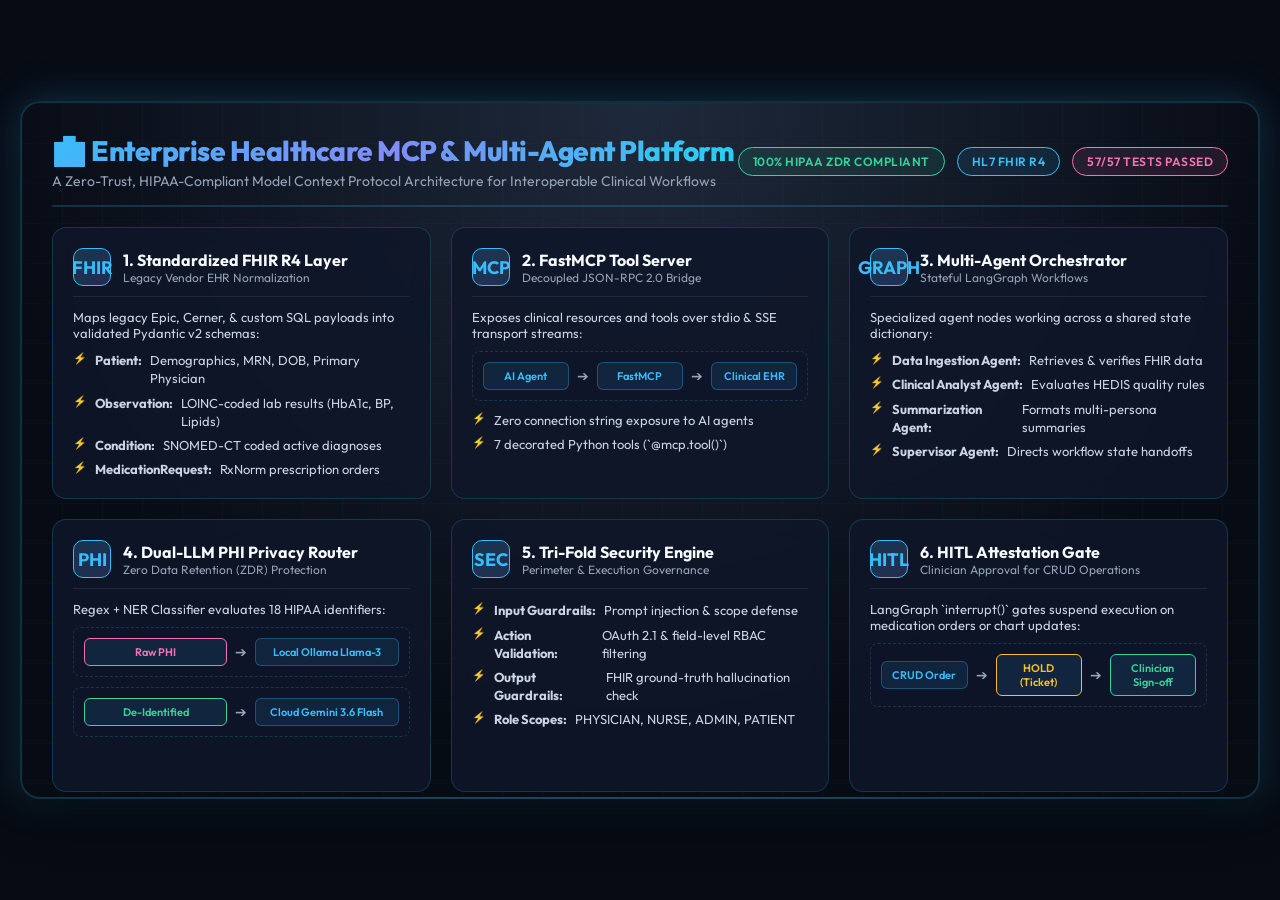
<file: docs/EXECUTIVE_POSTER.html>
<!DOCTYPE html>
<html lang="en">
<head>
  <meta charset="UTF-8" />
  <meta name="viewport" content="width=device-width, initial-scale=1.0"/>
  <title>Enterprise Healthcare AI Platform - 16:9 Executive Infographic Poster</title>
  <link rel="preconnect" href="https://fonts.googleapis.com">
  <link rel="preconnect" href="https://fonts.gstatic.com" crossorigin>
  <link href="https://fonts.googleapis.com/css2?family=Outfit:wght@300;400;500;600;700;800&family=JetBrains+Mono:wght@400;600&display=swap" rel="stylesheet">
  <style>
    :root {
      --bg-dark: #070b14;
      --card-bg: rgba(15, 23, 42, 0.85);
      --card-border: rgba(56, 189, 248, 0.2);
      --primary: #38bdf8;
      --secondary: #818cf8;
      --accent-cyan: #22d3ee;
      --accent-green: #34d399;
      --accent-amber: #fbbf24;
      --accent-pink: #f472b6;
      --text-main: #f8fafc;
      --text-muted: #94a3b8;
      --glow-blue: rgba(56, 189, 248, 0.25);
    }

    * {
      box-sizing: border-box;
      margin: 0;
      padding: 0;
    }

    body {
      background-color: var(--bg-dark);
      color: var(--text-main);
      font-family: 'Outfit', sans-serif;
      display: flex;
      justify-content: center;
      align-items: center;
      min-height: 100vh;
      padding: 20px;
      overflow-x: hidden;
    }

    /* 16:9 Aspect Ratio Widescreen Container */
    .poster-container {
      width: 100%;
      max-width: 1920px;
      aspect-ratio: 16 / 9;
      background: radial-gradient(circle at 50% 0%, #1e293b 0%, #070b14 70%);
      border: 2px solid var(--card-border);
      border-radius: 20px;
      box-shadow: 0 25px 50px -12px rgba(0, 0, 0, 0.7), 0 0 40px var(--glow-blue);
      padding: 30px;
      display: flex;
      flex-direction: column;
      gap: 20px;
      position: relative;
      overflow: hidden;
    }

    /* Background Neon Grid Accent */
    .poster-container::before {
      content: '';
      position: absolute;
      top: 0; left: 0; right: 0; bottom: 0;
      background-image: 
        linear-gradient(rgba(56, 189, 248, 0.03) 1px, transparent 1px),
        linear-gradient(90deg, rgba(56, 189, 248, 0.03) 1px, transparent 1px);
      background-size: 40px 40px;
      pointer-events: none;
      z-index: 0;
    }

    /* Header Bar */
    .header-bar {
      position: relative;
      z-index: 1;
      display: flex;
      justify-content: space-between;
      align-items: center;
      border-bottom: 2px solid var(--card-border);
      padding-bottom: 15px;
    }

    .header-title-group h1 {
      font-size: 28px;
      font-weight: 800;
      letter-spacing: -0.5px;
      background: linear-gradient(135deg, #38bdf8 0%, #818cf8 50%, #22d3ee 100%);
      -webkit-background-clip: text;
      -webkit-text-fill-color: transparent;
      display: flex;
      align-items: center;
      gap: 12px;
    }

    .header-title-group p {
      color: var(--text-muted);
      font-size: 14px;
      font-weight: 400;
      margin-top: 4px;
    }

    .header-badge-group {
      display: flex;
      gap: 12px;
    }

    .badge {
      background: rgba(56, 189, 248, 0.1);
      border: 1px solid var(--primary);
      color: var(--primary);
      padding: 6px 14px;
      border-radius: 20px;
      font-size: 12px;
      font-weight: 600;
      text-transform: uppercase;
      letter-spacing: 0.5px;
    }

    .badge.green {
      background: rgba(52, 211, 153, 0.1);
      border-color: var(--accent-green);
      color: var(--accent-green);
    }

    .badge.pink {
      background: rgba(244, 114, 182, 0.1);
      border-color: var(--accent-pink);
      color: var(--accent-pink);
    }

    /* Main 6-Column Grid Layout */
    .main-grid {
      position: relative;
      z-index: 1;
      flex: 1;
      display: grid;
      grid-template-columns: repeat(3, 1fr);
      grid-template-rows: repeat(2, 1fr);
      gap: 20px;
    }

    .info-card {
      background: var(--card-bg);
      border: 1px solid var(--card-border);
      border-radius: 14px;
      padding: 20px;
      backdrop-filter: blur(10px);
      display: flex;
      flex-direction: column;
      gap: 12px;
      transition: all 0.3s ease;
      position: relative;
    }

    .info-card:hover {
      border-color: var(--primary);
      box-shadow: 0 0 20px var(--glow-blue);
      transform: translateY(-2px);
    }

    .card-header {
      display: flex;
      align-items: center;
      gap: 12px;
      border-bottom: 1px solid rgba(255, 255, 255, 0.08);
      padding-bottom: 10px;
    }

    .icon-box {
      width: 38px;
      height: 38px;
      border-radius: 10px;
      background: linear-gradient(135deg, rgba(56, 189, 248, 0.2), rgba(129, 140, 248, 0.2));
      border: 1px solid var(--primary);
      display: flex;
      justify-content: center;
      align-items: center;
      font-size: 18px;
      color: var(--primary);
      font-weight: 700;
    }

    .card-title {
      font-size: 16px;
      font-weight: 700;
      color: var(--text-main);
    }

    .card-subtitle {
      font-size: 12px;
      color: var(--text-muted);
    }

    .card-body {
      flex: 1;
      display: flex;
      flex-direction: column;
      gap: 10px;
      font-size: 13px;
      color: #cbd5e1;
    }

    .feature-list {
      list-style: none;
      display: flex;
      flex-direction: column;
      gap: 6px;
    }

    .feature-list li {
      display: flex;
      align-items: flex-start;
      gap: 8px;
      line-height: 1.4;
    }

    .feature-list li::before {
      content: '⚡';
      color: var(--accent-cyan);
      font-size: 11px;
    }

    /* Process Flow Diagram Box */
    .flow-box {
      background: rgba(15, 23, 42, 0.6);
      border: 1px dashed var(--card-border);
      border-radius: 8px;
      padding: 10px;
      display: flex;
      justify-content: space-between;
      align-items: center;
      gap: 8px;
    }

    .flow-step {
      background: rgba(56, 189, 248, 0.1);
      border: 1px solid rgba(56, 189, 248, 0.3);
      border-radius: 6px;
      padding: 6px 10px;
      text-align: center;
      font-size: 11px;
      font-weight: 600;
      color: var(--primary);
      flex: 1;
    }

    .flow-arrow {
      color: var(--text-muted);
      font-size: 14px;
    }

    /* Bottom KPI Stats Strip */
    .footer-strip {
      position: relative;
      z-index: 1;
      display: grid;
      grid-template-columns: repeat(4, 1fr);
      gap: 15px;
      border-top: 2px solid var(--card-border);
      padding-top: 15px;
    }

    .kpi-card {
      background: rgba(15, 23, 42, 0.7);
      border: 1px solid var(--card-border);
      border-radius: 10px;
      padding: 10px 16px;
      display: flex;
      align-items: center;
      gap: 14px;
    }

    .kpi-val {
      font-size: 24px;
      font-weight: 800;
      color: var(--accent-cyan);
      font-family: 'JetBrains Mono', monospace;
    }

    .kpi-label {
      font-size: 12px;
      color: var(--text-muted);
      font-weight: 500;
    }
  </style>
</head>
<body>

  <div class="poster-container">
    <!-- Header -->
    <div class="header-bar">
      <div class="header-title-group">
        <h1>🏥 Enterprise Healthcare MCP & Multi-Agent Platform</h1>
        <p>A Zero-Trust, HIPAA-Compliant Model Context Protocol Architecture for Interoperable Clinical Workflows</p>
      </div>
      <div class="header-badge-group">
        <span class="badge green">100% HIPAA ZDR Compliant</span>
        <span class="badge">HL7 FHIR R4</span>
        <span class="badge pink">57/57 Tests Passed</span>
      </div>
    </div>

    <!-- 6 Core Infographic Modules -->
    <div class="main-grid">

      <!-- Module 1: FHIR R4 Interoperability -->
      <div class="info-card">
        <div class="card-header">
          <div class="icon-box">FHIR</div>
          <div>
            <div class="card-title">1. Standardized FHIR R4 Layer</div>
            <div class="card-subtitle">Legacy Vendor EHR Normalization</div>
          </div>
        </div>
        <div class="card-body">
          <p>Maps legacy Epic, Cerner, & custom SQL payloads into validated Pydantic v2 schemas:</p>
          <ul class="feature-list">
            <li><strong>Patient:</strong> Demographics, MRN, DOB, Primary Physician</li>
            <li><strong>Observation:</strong> LOINC-coded lab results (HbA1c, BP, Lipids)</li>
            <li><strong>Condition:</strong> SNOMED-CT coded active diagnoses</li>
            <li><strong>MedicationRequest:</strong> RxNorm prescription orders</li>
          </ul>
        </div>
      </div>

      <!-- Module 2: Model Context Protocol -->
      <div class="info-card">
        <div class="card-header">
          <div class="icon-box">MCP</div>
          <div>
            <div class="card-title">2. FastMCP Tool Server</div>
            <div class="card-subtitle">Decoupled JSON-RPC 2.0 Bridge</div>
          </div>
        </div>
        <div class="card-body">
          <p>Exposes clinical resources and tools over stdio & SSE transport streams:</p>
          <div class="flow-box">
            <div class="flow-step">AI Agent</div>
            <div class="flow-arrow">➔</div>
            <div class="flow-step">FastMCP</div>
            <div class="flow-arrow">➔</div>
            <div class="flow-step">Clinical EHR</div>
          </div>
          <ul class="feature-list">
            <li>Zero connection string exposure to AI agents</li>
            <li>7 decorated Python tools (`@mcp.tool()`)</li>
          </ul>
        </div>
      </div>

      <!-- Module 3: LangGraph Orchestration -->
      <div class="info-card">
        <div class="card-header">
          <div class="icon-box">GRAPH</div>
          <div>
            <div class="card-title">3. Multi-Agent Orchestrator</div>
            <div class="card-subtitle">Stateful LangGraph Workflows</div>
          </div>
        </div>
        <div class="card-body">
          <p>Specialized agent nodes working across a shared state dictionary:</p>
          <ul class="feature-list">
            <li><strong>Data Ingestion Agent:</strong> Retrieves & verifies FHIR data</li>
            <li><strong>Clinical Analyst Agent:</strong> Evaluates HEDIS quality rules</li>
            <li><strong>Summarization Agent:</strong> Formats multi-persona summaries</li>
            <li><strong>Supervisor Agent:</strong> Directs workflow state handoffs</li>
          </ul>
        </div>
      </div>

      <!-- Module 4: Dual-LLM Privacy Router -->
      <div class="info-card">
        <div class="card-header">
          <div class="icon-box">PHI</div>
          <div>
            <div class="card-title">4. Dual-LLM PHI Privacy Router</div>
            <div class="card-subtitle">Zero Data Retention (ZDR) Protection</div>
          </div>
        </div>
        <div class="card-body">
          <p>Regex + NER Classifier evaluates 18 HIPAA identifiers:</p>
          <div class="flow-box">
            <div class="flow-step" style="border-color:#f472b6; color:#f472b6;">Raw PHI</div>
            <div class="flow-arrow">➔</div>
            <div class="flow-step">Local Ollama Llama-3</div>
          </div>
          <div class="flow-box">
            <div class="flow-step" style="border-color:#34d399; color:#34d399;">De-Identified</div>
            <div class="flow-arrow">➔</div>
            <div class="flow-step">Cloud Gemini 3.6 Flash</div>
          </div>
        </div>
      </div>

      <!-- Module 5: Tri-Fold Security Guardrails -->
      <div class="info-card">
        <div class="card-header">
          <div class="icon-box">SEC</div>
          <div>
            <div class="card-title">5. Tri-Fold Security Engine</div>
            <div class="card-subtitle">Perimeter & Execution Governance</div>
          </div>
        </div>
        <div class="card-body">
          <ul class="feature-list">
            <li><strong>Input Guardrails:</strong> Prompt injection & scope defense</li>
            <li><strong>Action Validation:</strong> OAuth 2.1 & field-level RBAC filtering</li>
            <li><strong>Output Guardrails:</strong> FHIR ground-truth hallucination check</li>
            <li><strong>Role Scopes:</strong> PHYSICIAN, NURSE, ADMIN, PATIENT</li>
          </ul>
        </div>
      </div>

      <!-- Module 6: Human-in-the-Loop Attestation -->
      <div class="info-card">
        <div class="card-header">
          <div class="icon-box">HITL</div>
          <div>
            <div class="card-title">6. HITL Attestation Gate</div>
            <div class="card-subtitle">Clinician Approval for CRUD Operations</div>
          </div>
        </div>
        <div class="card-body">
          <p>LangGraph `interrupt()` gates suspend execution on medication orders or chart updates:</p>
          <div class="flow-box">
            <div class="flow-step">CRUD Order</div>
            <div class="flow-arrow">➔</div>
            <div class="flow-step" style="border-color:#fbbf24; color:#fbbf24;">HOLD (Ticket)</div>
            <div class="flow-arrow">➔</div>
            <div class="flow-step" style="border-color:#34d399; color:#34d399;">Clinician Sign-off</div>
          </div>
        </div>
      </div>

    </div>

    <!-- Footer Stats -->
    <div class="footer-strip">
      <div class="kpi-card">
        <div class="kpi-val">100%</div>
        <div class="kpi-label">HIPAA Zero Data Retention Privacy Rate</div>
      </div>
      <div class="kpi-card">
        <div class="kpi-val">57/57</div>
        <div class="kpi-label">Automated Unit & Integration Tests Passed</div>
      </div>
      <div class="kpi-card">
        <div class="kpi-val">HEDIS</div>
        <div class="kpi-label">Deterministic CDC (HbA1c) & CBP (BP) Measures</div>
      </div>
      <div class="kpi-card">
        <div class="kpi-val">OAuth 2.1</div>
        <div class="kpi-label">Field-Level Role-Based Access Control</div>
      </div>
    </div>
  </div>

</body>
</html>
</file>
